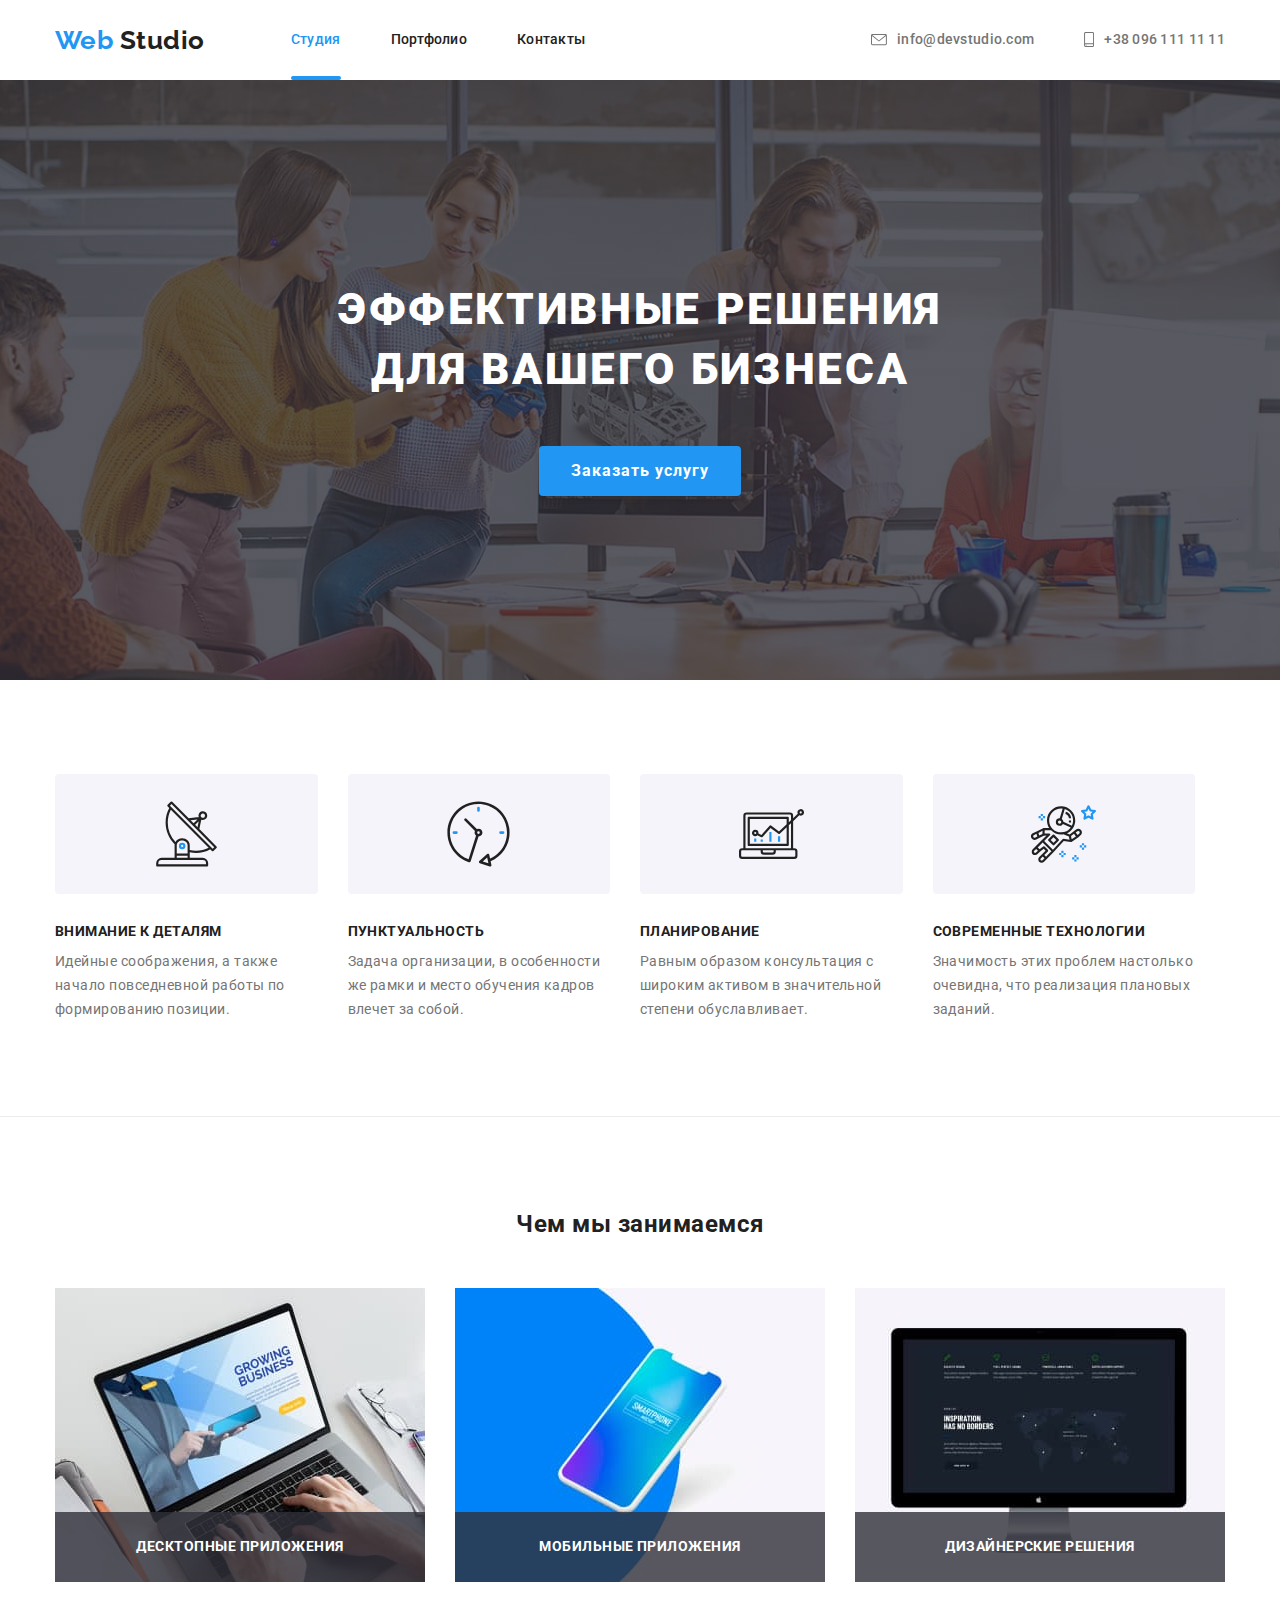
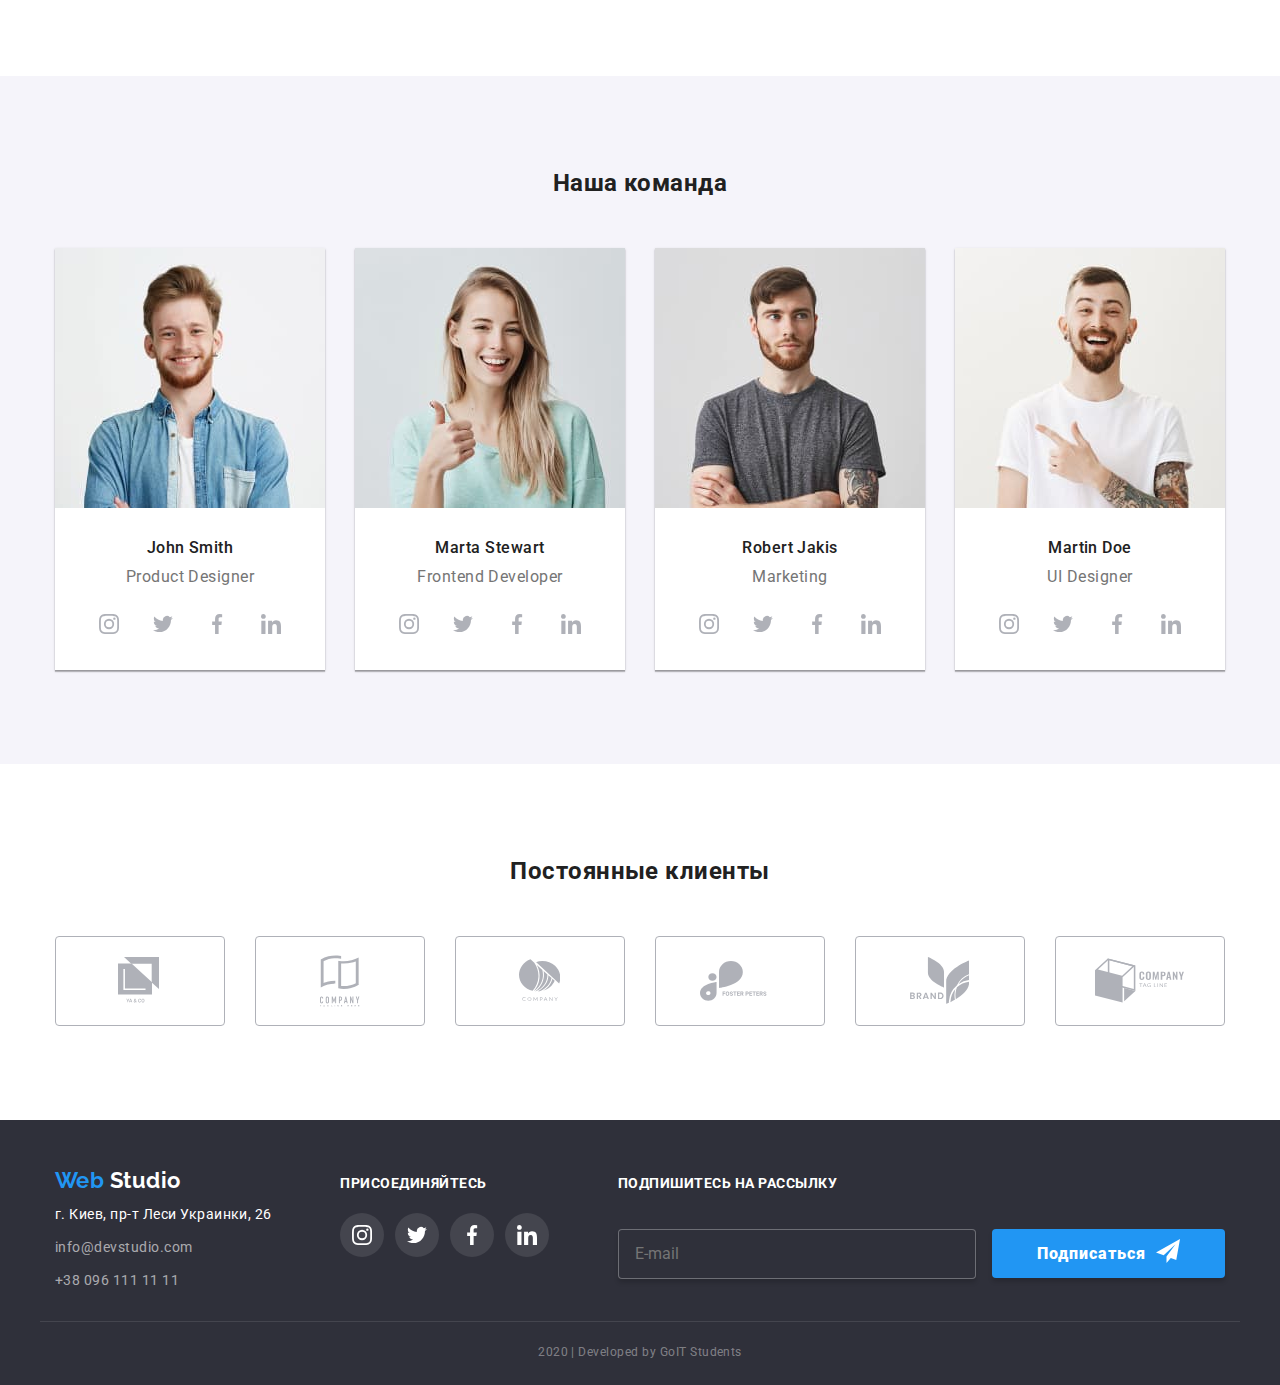
<file: index.html>
<!DOCTYPE html>
<html lang="ru">
  <head>
    <meta charset="UTF-8" />
    <meta name="viewport" content="width=device-width, initial-scale=1.0" />
    <title>Web Studio</title>
    <link
      href="https://fonts.googleapis.com/css2?family=Raleway:wght@700&family=Roboto:wght@400;500;700;900&display=swap"
      rel="stylesheet"
    />
    <link
      rel="stylesheet"
      href="https://cdnjs.cloudflare.com/ajax/libs/modern-normalize/0.6.0/modern-normalize.min.css"
    />
    <link rel="stylesheet" href="./css/common.css" />
    <link rel="stylesheet" href="./css/main.css" />
  </head>
  <body class="page-body">
    <!--Header-->
    <header>
      <div class="container header">
        <nav class="main-nav">
          <a href="./index.html" class="logo"
            >Web <span class="logo-word">Studio</span>
          </a>
          <ul class="site-nav list">
            <li class="item"><a href="" class="link current">Студия</a></li>
            <li class="item">
              <a href="./portfolio.html" class="link">Портфолио</a>
            </li>
            <li class="item"><a href="" class="link">Контакты</a></li>
          </ul>
        </nav>
        <address class="address-nav">
          <ul class="address-list list">
            <li class="item">
              <a
                href="mailto:info@devstudio.com"
                aria-label="email"
                class="link"
              >
                <svg class="email-icon">
                  <use href="./images/sprite.svg#icon-email"></use>
                </svg>

                info@devstudio.com
              </a>
            </li>
            <li class="item">
              <a
                href="tel:+380961111111"
                aria-label="phone-number"
                class="link"
              >
                <svg class="phone-icon">
                  <use href="./images/sprite.svg#icon-phone"></use>
                </svg>
                +38 096 111 11 11</a
              >
            </li>
          </ul>
        </address>
      </div>
    </header>
    <main>
      <!--"эффективные решения" section-->
      <section class="hero">
        <h1 class="hero-title">эффективные решения<br />для вашего бизнеса</h1>
        <button class="button" data-modal-open>Заказать услугу</button>
        <!-- <a href="" class="button" data-open-modal>Заказать услугу</a> -->
      </section>
      <!--Features section-->
      <section class="section features">
        <div class="container">
          <h2 class="section-title visualy-hidden">Преимущества</h2>
          <ul class="feature-list list">
            <li class="item icon-antenna">
              <div class="features-icon">
                <svg class="antenna-icon">
                  <use href="./images/sprite.svg#icon-antenna"></use>
                </svg>
              </div>

              <!-- <a href="" aria-label="antenna-logo">Antenna</a> -->
              <h3 class="title">Внимание к деталям</h3>
              <p class="features-text">
                Идейные соображения, а также начало повседневной работы по
                формированию позиции.
              </p>
            </li>
            <li class="item icon-clock">
              <div class="features-icon">
                <svg class="antenna-icon">
                  <use href="./images/sprite.svg#icon-clock"></use>
                </svg>
              </div>
              <!-- <a href="" aria-label="clock-logo">Clock</a> -->
              <h3 class="title">Пунктуальность</h3>
              <p class="features-text">
                Задача организации, в особенности же рамки и место обучения
                кадров влечет за собой.
              </p>
            </li>
            <li class="item icon-monitor">
              <div class="features-icon">
                <svg class="antenna-icon">
                  <use href="./images/sprite.svg#icon-monitor"></use>
                </svg>
              </div>
              <!-- <a href="" aria-label="monitor-logo">Monitor</a> -->
              <h3 class="title">Планирование</h3>
              <p class="features-text">
                Равным образом консультация с широким активом в значительной
                степени обуславливает.
              </p>
            </li>
            <li class="item icon-astronaut">
              <div class="features-icon">
                <svg class="antenna-icon">
                  <use href="./images/sprite.svg#icon-astronaut"></use>
                </svg>
              </div>
              <!-- <a href="" aria-label="astronaut-logo">Astronaut</a> -->
              <h3 class="title">Современные технологии</h3>
              <p class="features-text">
                Значимость этих проблем настолько очевидна, что реализация
                плановых заданий.
              </p>
            </li>
          </ul>
        </div>
      </section>
      <!--"Чем мы занимаемся" section-->
      <section class="section our-work">
        <div class="container">
          <h2 class="section-title">Чем мы занимаемся</h2>
          <ul class="work-list list">
            <li class="item">
              <div class="our-work-thumb">
                <img
                  src="./images/comp.jpg"
                  class="our-work-photo"
                  alt="ноутбук"
                  width="370"
                />
                <h3 class="title">Десктопные приложения</h3>
              </div>
            </li>
            <li class="item">
              <div class="our-work-thumb">
                <img
                  src="./images/mobile-phone.jpg"
                  class="our-work-photo"
                  alt="телефон"
                  width="370"
                />
                <h3 class="title">Мобильные приложения</h3>
              </div>
            </li>
            <li class="item">
              <div class="our-work-thumb">
                <img
                  src="./images/desktop-monitor.jpg"
                  class="our-work-photo"
                  alt="монитор"
                  width="370"
                />
                <h3 class="title">Дизайнерские решения</h3>
              </div>
            </li>
          </ul>
        </div>
      </section>
      <!--"Наша команда" section-->
      <section class="section team">
        <div class="container">
          <h2 class="section-title">Наша команда</h2>
          <ul class="team-list list">
            <li class="item">
              <img
                src="./images/our-team/john-smith.jpg"
                class="teammember-photo"
                alt="John Smith"
                width="270"
              />

              <h3 class="teammate">John Smith</h3>
              <p class="major">Product Designer</p>
              <ul class="list social-links">
                <li class="item-link">
                  <a
                    href=""
                    class="link social-link-icon"
                    aria-label="instagram-link"
                  >
                    <svg class="item-icon">
                      <use href="./images/sprite.svg#icon-instagram"></use>
                    </svg>
                  </a>
                </li>
                <li class="item-link">
                  <a
                    href=""
                    class="link social-link-icon"
                    aria-label="twitter-link"
                  >
                    <svg class="item-icon">
                      <use href="./images/sprite.svg#icon-twitter"></use>
                    </svg>
                  </a>
                </li>
                <li class="item-link">
                  <a
                    href=""
                    class="link social-link-icon"
                    aria-label="facebook-link"
                  >
                    <svg class="item-icon">
                      <use href="./images/sprite.svg#icon-facebook"></use>
                    </svg>
                  </a>
                </li>
                <li class="item-link">
                  <a
                    href=""
                    class="link social-link-icon"
                    aria-label="linkedin-link"
                  >
                    <svg class="item-icon">
                      <use href="./images/sprite.svg#icon-linkedin"></use>
                    </svg>
                  </a>
                </li>
              </ul>
            </li>
            <li class="item">
              <img
                src="./images/our-team/marta-stewart.jpg"
                class="teammember-photo"
                alt="Marta Stewart"
                width="270"
              />
              <h3 class="teammate">Marta Stewart</h3>
              <p class="major">Frontend Developer</p>
              <ul class="list social-links">
                <li class="item-link">
                  <a
                    href=""
                    class="link social-link-icon"
                    aria-label="instagram-link"
                  >
                    <svg class="item-icon">
                      <use href="./images/sprite.svg#icon-instagram"></use>
                    </svg>
                  </a>
                </li>
                <li class="item-link">
                  <a
                    href=""
                    class="link social-link-icon"
                    aria-label="twitter-link"
                  >
                    <svg class="item-icon">
                      <use href="./images/sprite.svg#icon-twitter"></use>
                    </svg>
                  </a>
                </li>
                <li class="item-link">
                  <a
                    href=""
                    class="link social-link-icon"
                    aria-label="facebook-link"
                  >
                    <svg class="item-icon">
                      <use href="./images/sprite.svg#icon-facebook"></use>
                    </svg>
                  </a>
                </li>
                <li class="item-link">
                  <a
                    href=""
                    class="link social-link-icon"
                    aria-label="linkedin-link"
                  >
                    <svg class="item-icon">
                      <use href="./images/sprite.svg#icon-linkedin"></use>
                    </svg>
                  </a>
                </li>
              </ul>
            </li>
            <li class="item">
              <img
                src="./images/our-team/robert-jakis.jpg"
                class="teammember-photo"
                alt="Robert Jakis"
                width="270"
              />
              <h3 class="teammate">Robert Jakis</h3>
              <p class="major">Marketing</p>
              <ul class="list social-links">
                <li class="item-link">
                  <a
                    href=""
                    class="link social-link-icon"
                    aria-label="instagram-link"
                  >
                    <svg class="item-icon">
                      <use href="./images/sprite.svg#icon-instagram"></use>
                    </svg>
                  </a>
                </li>
                <li class="item-link">
                  <a
                    href=""
                    class="link social-link-icon"
                    aria-label="twitter-link"
                  >
                    <svg class="item-icon">
                      <use href="./images/sprite.svg#icon-twitter"></use>
                    </svg>
                  </a>
                </li>
                <li class="item-link">
                  <a
                    href=""
                    class="link social-link-icon"
                    aria-label="facebook-link"
                  >
                    <svg class="item-icon">
                      <use href="./images/sprite.svg#icon-facebook"></use>
                    </svg>
                  </a>
                </li>
                <li class="item-link">
                  <a
                    href=""
                    class="link social-link-icon"
                    aria-label="linkedin-link"
                  >
                    <svg class="item-icon">
                      <use href="./images/sprite.svg#icon-linkedin"></use>
                    </svg>
                  </a>
                </li>
              </ul>
            </li>
            <li class="item">
              <img
                src="./images/our-team/martin-doe.jpg"
                class="teammember-photo"
                alt="Martin Doe"
                width="270"
              />
              <h3 class="teammate">Martin Doe</h3>
              <p class="major">UI Designer</p>
              <ul class="list social-links">
                <li class="item-link">
                  <a
                    href=""
                    class="link social-link-icon"
                    aria-label="instagram-link"
                  >
                    <svg class="item-icon">
                      <use href="./images/sprite.svg#icon-instagram"></use>
                    </svg>
                  </a>
                </li>
                <li class="item-link">
                  <a
                    href=""
                    class="link social-link-icon"
                    aria-label="twitter-link"
                  >
                    <svg class="item-icon">
                      <use href="./images/sprite.svg#icon-twitter"></use>
                    </svg>
                  </a>
                </li>
                <li class="item-link">
                  <a
                    href=""
                    class="link social-link-icon"
                    aria-label="facebook-link"
                  >
                    <svg class="item-icon">
                      <use href="./images/sprite.svg#icon-facebook"></use>
                    </svg>
                  </a>
                </li>
                <li class="item-link">
                  <a
                    href=""
                    class="link social-link-icon"
                    aria-label="linkedin-link"
                  >
                    <svg class="item-icon">
                      <use href="./images/sprite.svg#icon-linkedin"></use>
                    </svg>
                  </a>
                </li>
              </ul>
            </li>
          </ul>
        </div>
      </section>
      <!--"Постоянные клиенты" section-->
      <section class="section customers">
        <div class="container">
          <h2 class="section-title">Постоянные клиенты</h2>
          <ul class="list customers-list">
            <li class="item customer-logo-1">
              <a href="" aria-label="customer-logo-1" class="customer-logo">
                <svg class="customer-logo-icon-1">
                  <use href="./images/sprite.svg#icon-logo-1"></use>
                </svg>
              </a>
            </li>
            <li class="item customer-logo-2">
              <a href="" aria-label="customer-logo-2" class="customer-logo">
                <svg class="customer-logo-icon-2">
                  <use href="./images/sprite.svg#icon-logo-2"></use>
                </svg>
              </a>
            </li>
            <li class="item customer-logo-3">
              <a href="" aria-label="customer-logo-3" class="customer-logo">
                <svg class="customer-logo-icon-3">
                  <use href="./images/sprite.svg#icon-logo-3"></use>
                </svg>
              </a>
            </li>
            <li class="item customer-logo-4">
              <a href="" aria-label="customer-logo-4" class="customer-logo">
                <svg class="customer-logo-icon-4">
                  <use href="./images/sprite.svg#icon-logo-4"></use>
                </svg>
              </a>
            </li>
            <li class="item customer-logo-5">
              <a href="" aria-label="customer-logo-5" class="customer-logo">
                <svg class="customer-logo-icon-5">
                  <use href="./images/sprite.svg#icon-logo-5"></use>
                </svg>
              </a>
            </li>
            <li class="item customer-logo-6">
              <a href="" aria-label="customer-logo-6" class="customer-logo">
                <svg class="customer-logo-icon-6">
                  <use href="./images/sprite.svg#icon-logo-6"></use>
                </svg>
              </a>
            </li>
          </ul>
        </div>
      </section>
    </main>
    <!-- Footer -->
    <footer class="footer">
      <div class="container footer-flex">
        <div class="nav-flex">
          <nav>
            <a href="./index.html" class="logo-footer"
              >Web <span class="logo-word-footer">Studio</span></a
            >
          </nav>

          <address class="address-flex">
            <span class="footer-address">г. Киев, пр-т Леси Украинки, 26</span>
            <a href="mailto:info@devstudio.com" class="footer-contacts"
              >info@devstudio.com</a
            >
            <a href="tel:+380961111111" class="footer-contacts"
              >+38 096 111 11 11</a
            >
          </address>
        </div>
        <div class="join">
          <b class="call">присоединяйтесь</b>
          <ul class="list social-links">
            <li class="item footer-link">
              <a
                href=""
                class="link footer-social-link-icon"
                aria-label="Instagram link"
              >
                <svg class="item-icon">
                  <use href="./images/sprite.svg#icon-instagram"></use>
                </svg>
              </a>
            </li>
            <li class="item footer-link">
              <a
                href=""
                class="link footer-social-link-icon"
                aria-label="Twitter link"
              >
                <svg class="item-icon">
                  <use href="./images/sprite.svg#icon-twitter"></use>
                </svg>
              </a>
            </li>
            <li class="item footer-link">
              <a
                href=""
                class="link footer-social-link-icon"
                aria-label="Facebook link"
              >
                <svg class="item-icon">
                  <use href="./images/sprite.svg#icon-facebook"></use>
                </svg>
              </a>
            </li>
            <li class="item footer-link">
              <a
                href=""
                class="link footer-social-link-icon"
                aria-label="Linkedin link"
              >
                <svg class="item-icon">
                  <use href="./images/sprite.svg#icon-linkedin"></use>
                </svg>
              </a>
            </li>
          </ul>
        </div>
        <div class="subscribe">
          <form class="js-speaker-form">
            <!-- <b class="call">Подпишитесь на рассылку</b> -->
            <label for="email" class="call">Подпишитесь на рассылку </label>
            <input
              type="email"
              name="email"
              placeholder="E-mail"
              id="email"
              class="email-form-footer"
            />
            <button type="submit" class="button">
              Подписаться
              <svg class="button-icon">
                <use href="./images/sprite.svg#icon-button-icon"></use>
              </svg>
            </button>

            <!-- <a href="" class="button"
              >Подписаться
              <svg class="button-icon">
                <use href="./images/sprite.svg#icon-button-icon"></use>
              </svg>
            </a> -->
          </form>
        </div>
      </div>

      <p class="container copyright">2020 | Developed by GoIT Students</p>
    </footer>
    <!-- Modal -->
    <div class="backdrop is-hidden" data-modal>
      <div class="modal">
        <form class="form js-speaker-form">
          <b class="form-title">Оставьте свои данные, мы вам перезвоним</b>

          <!-- <div class="form-field">
            <input
              id="name"
              class="form-input"
              type="text"
              name="name"
              placeholder=" "
            />
            <label for="name" class="form-lable form-field">Имя </label>
            <svg class="icon">
              <use href="./images/sprite.svg#icon-name-form"></use>
            </svg>
          </div> -->

          <label class="form-field">
            <input class="form-input" type="text" name="name" placeholder=" " />
            <span class="form-lable">Имя</span>
            <svg class="icon">
              <use href="./images/sprite.svg#icon-name-form"></use>
            </svg>
          </label>

          <!-- <div class="form-field">
            <input
              class="form-input"
              type="tel"
              name="tel"
              id="tel"
              placeholder=" "
            />
            <label for="tel" class="form-lable">Телефон</label>
            <svg class="icon">
              <use href="./images/sprite.svg#icon-phone-form"></use>
            </svg>
          </div> -->
          <label class="form-field">
            <input class="form-input" type="text" name="name" placeholder=" " />
            <span class="form-lable">Телефон</span>
            <svg class="icon">
              <use href="./images/sprite.svg#icon-phone-form"></use>
            </svg>
          </label>

          <!-- <div class="form-field">
            <input
              class="form-input"
              type="email"
              name="email"
              id="email-form"
              placeholder=" "
            />
            <label for="email" class="form-lable">Почта</label>
            <svg class="icon form-icon-mail">
              <use href="./images/sprite.svg#icon-mail-form"></use>
            </svg>
          </div> -->

          <label class="form-field">
            <input class="form-input" type="text" name="name" placeholder=" " />
            <span class="form-lable">Почта</span>
            <svg class="icon">
              <use href="./images/sprite.svg#icon-mail-form"></use>
            </svg>
          </label>
          <!-- <div class="form-field">
            <textarea
              class="comment form-input"
              name="comment"
              id="comment"
              rows="10"
              placeholder=" "
            ></textarea>
            <label for="comment" class="comment-lable form-lable"
              >Комментарий</label
            >
          </div> -->

          <label class="form-field">
            <textarea
              class="comment form-input"
              name="comment"
              rows="10"
              placeholder=" "
            ></textarea>
            <span class="comment-lable form-lable">Комментарий</span>
          </label>

          <!-- <div class="policy">
            <input
              class="checkbox"
              type="checkbox"
              name="checkbox"
              value="policy"
              id="checkbox"
            />
            <label for="checkbox">Соглашаюсь с рассылкой и принимаю</label>
            <a href="" class="conditions">Условия договора</a>
          </div> -->

          <label class="policy">
            <input
              class="checkbox visualy-hidden"
              type="checkbox"
              name="checkbox"
              value="policy"
            />
            <span class="checkbox-icon"></span>
            <span>Соглашаюсь с рассылкой и принимаю
              <a href="" class="conditions">Условия договора</a>
            </span>
            
          </label>

          <div class="modal-button">
            <button class="close-button" data-modal-close>
              <svg class="close-icon">
                <use href="./images/sprite.svg#icon-close-button"></use>
              </svg>
            </button>
            <button type="submit" class="button">Отправить</button>
          </div>
        </form>
      </div>
    </div>

    <script>
      (() => {
        document
          .querySelector('.js-speaker-form')
          .addEventListener('submit', e => {
            e.preventDefault();

            new FormData(e.currentTarget).forEach((value, name) =>
              console.log(`${name}: ${value}`),
            );

            e.currentTarget.reset();
          });
      })();
    </script>
    <script src="./js/modal.js"></script>
  </body>
</html>
</file>
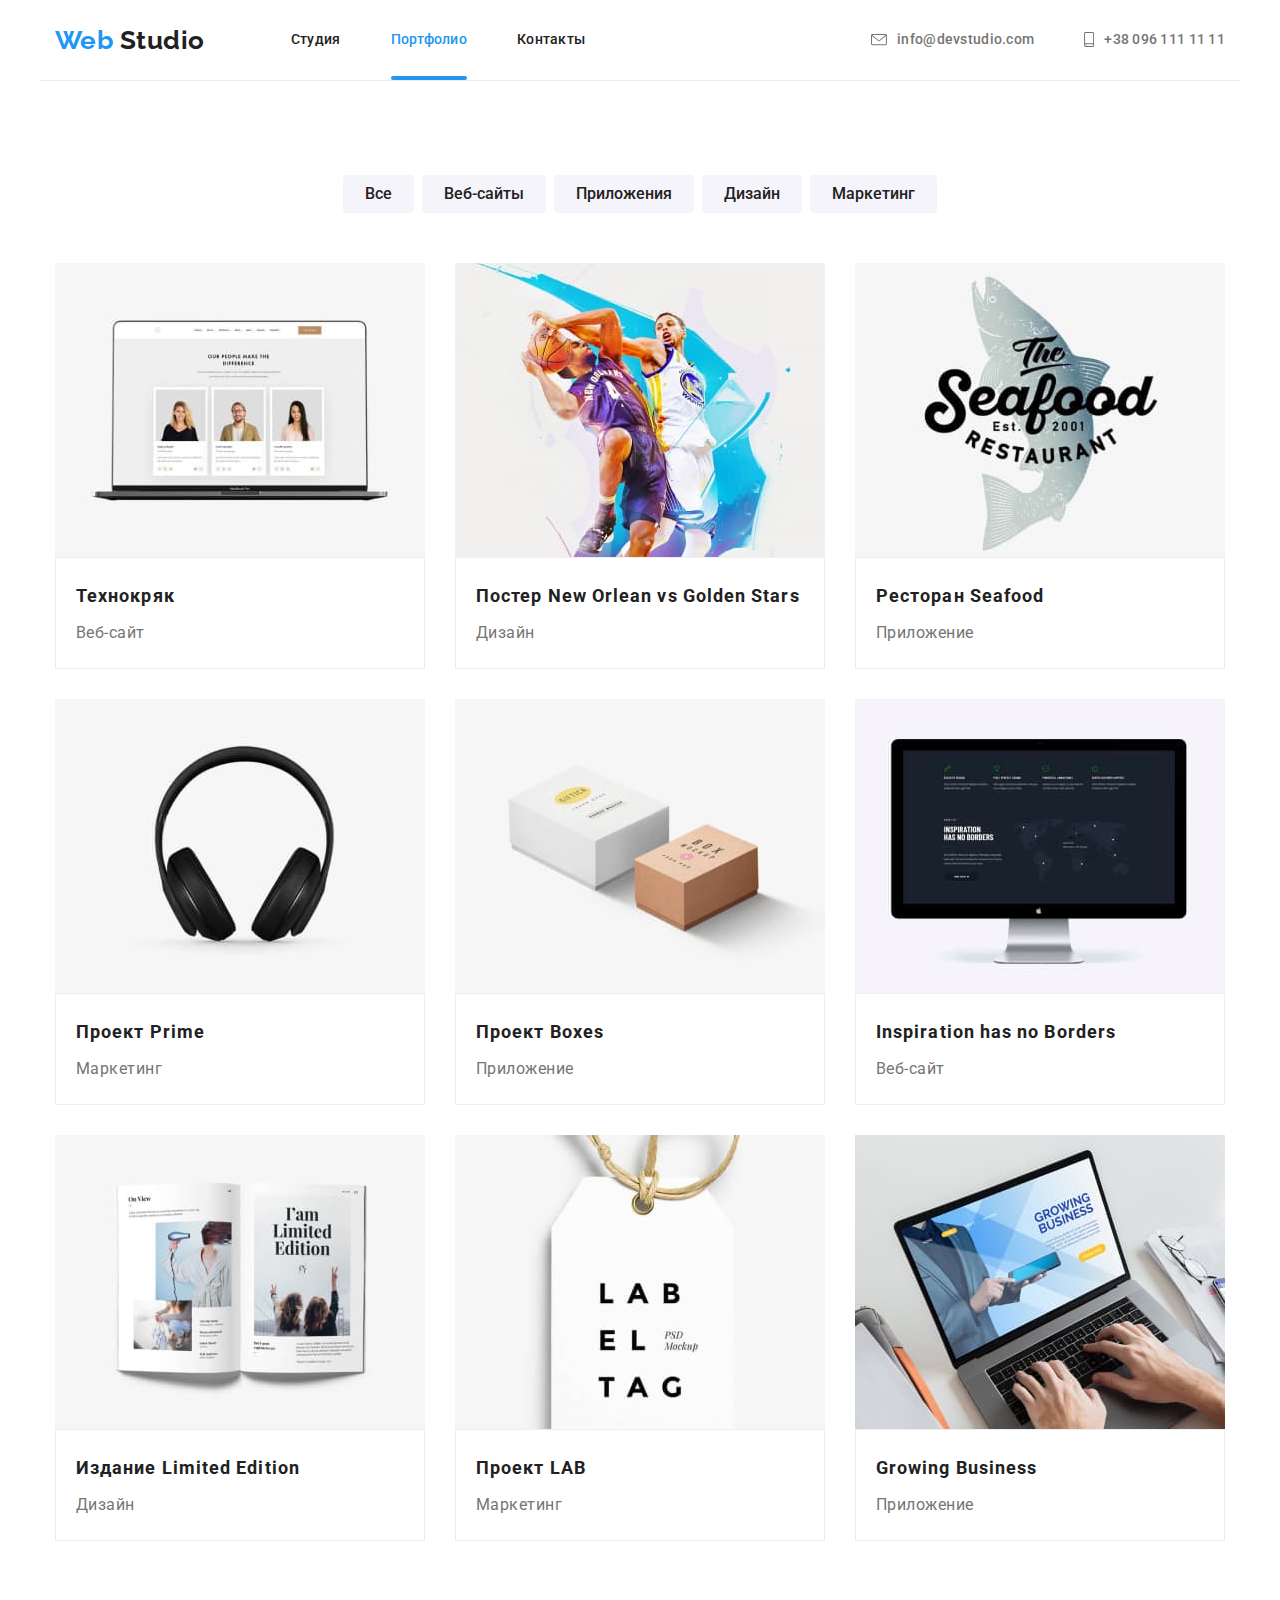
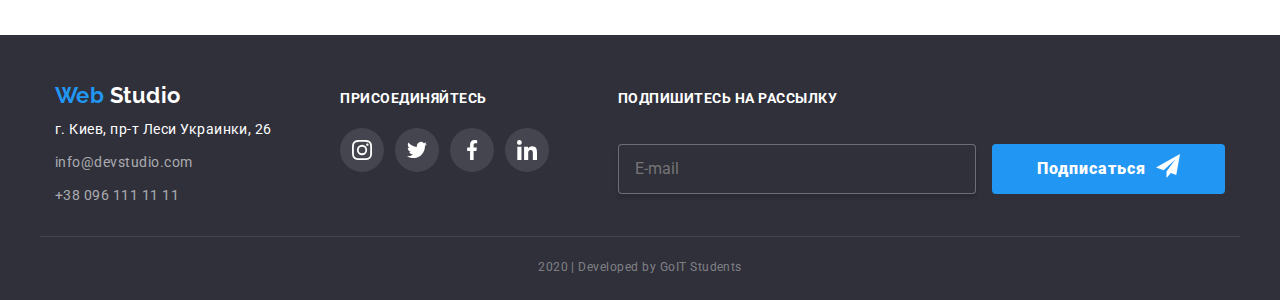
<file: portfolio.html>
<!DOCTYPE html>
<html lang="ru">
  <head>
    <meta charset="UTF-8" />
    <meta name="viewport" content="width=device-width, initial-scale=1.0" />
    <title>Web Studio</title>
    <link
      href="https://fonts.googleapis.com/css2?family=Raleway:wght@700&family=Roboto:wght@400;500;700;900&display=swap"
      rel="stylesheet"
    />
    <link
      rel="stylesheet"
      href="https://cdnjs.cloudflare.com/ajax/libs/modern-normalize/0.6.0/modern-normalize.min.css"
    />
    <link rel="stylesheet" href="./css/common.css" />
    <link rel="stylesheet" href="./css/portfolio.css" />
  </head>
  <body class="page-body">
    <!--Header-->
    <header>
      <div class="container header">
        <nav class="main-nav">
          <a href="./index.html" class="logo"
            >Web <span class="logo-word">Studio</span>
          </a>
          <ul class="site-nav list">
            <li class="item"><a href="./index.html" class="link">Студия</a></li>
            <li class="item">
              <a href="./portfolio.html" class="link current">Портфолио</a>
            </li>
            <li class="item"><a href="" class="link">Контакты</a></li>
          </ul>
        </nav>
        <address class="address-nav">
          <ul class="address-list list">
            <li class="item">
              <a
                href="mailto:info@devstudio.com"
                aria-label="email"
                class="link"
              >
                <svg class="email-icon">
                  <use href="./images/sprite.svg#icon-email"></use>
                </svg>
                info@devstudio.com
              </a>
            </li>
            <li class="item">
              <a
                href="tel:+380961111111"
                aria-label="phone-number"
                class="link"
              >
                <svg class="phone-icon">
                  <use href="./images/sprite.svg#icon-phone"></use>
                </svg>
                +38 096 111 11 11</a
              >
            </li>
          </ul>
        </address>
      </div>
    </header>
    <main>
      <!-- Portfolio section -->
      <section class="section portfolio">
        <div class="container">
          <h1 class="portfolio-title visualy-hidden">Портфолио</h1>
          <ul class="portfolio-nav list">
            <li class="item">
              <button type="button" class="button">Все</button>
            </li>
            <li class="item">
              <button type="button" class="button">Веб-сайты</button>
            </li>
            <li class="item">
              <button type="button" class="button">Приложения</button>
            </li>
            <li class="item">
              <button type="button" class="button">Дизайн</button>
            </li>
            <li class="item">
              <button type="button" class="button">Маркетинг</button>
            </li>
          </ul>
          <ul class="examples list">
            <li class="item">
              <a href="" class="link examples-link">
                <div class="product-thumb">
                  <img
                    src="./images/portfolio/laptop.jpg"
                    class="example-photo"
                    alt="Ноутбук"
                    width="370"
                  />

                  <p class="description">
                    Технокряк это современная площадка распространения
                    коронавируса. Компании используют эту платформу для
                    цифрового шпионажа и атак на защищённые сервера конкурентов.
                  </p>
                </div>
                <div class="card-content">
                  <h2 class="title">Технокряк</h2>
                  <p class="type">Веб-сайт</p>
                </div>
              </a>
            </li>
            <li class="item">
              <a href="" class="link examples-link">
                <div class="product-thumb">
                  <img
                    src="./images/portfolio/basketball.jpg"
                    class="example-photo"
                    alt="Баскетболисти"
                    width="370"
                  />
                  <p class="description">
                    Технокряк это современная площадка распространения
                    коронавируса. Компании используют эту платформу для
                    цифрового шпионажа и атак на защищённые сервера конкурентов.
                  </p>
                </div>
                <div class="card-content">
                  <h2 class="title">Постер New Orlean vs Golden Stars</h2>
                  <p class="type">Дизайн</p>
                </div>
              </a>
            </li>
            <li class="item">
              <a href="" class="link examples-link">
                <div class="product-thumb">
                  <img
                    src="./images/portfolio/seafood.jpg"
                    class="example-photo"
                    alt="Название ресторана"
                    width="370"
                  />
                  <p class="description">
                    Технокряк это современная площадка распространения
                    коронавируса. Компании используют эту платформу для
                    цифрового шпионажа и атак на защищённые сервера конкурентов.
                  </p>
                </div>
                <div class="card-content">
                  <h2 class="title">Ресторан Seafood</h2>
                  <p class="type">Приложение</p>
                </div>
              </a>
            </li>
            <li class="item">
              <a href="" class="link examples-link">
                <div class="product-thumb">
                  <img
                    src="./images/portfolio/headphones.jpg"
                    class="example-photo"
                    alt="Наушники"
                    width="370"
                  />
                  <p class="description">
                    Технокряк это современная площадка распространения
                    коронавируса. Компании используют эту платформу для
                    цифрового шпионажа и атак на защищённые сервера конкурентов.
                  </p>
                </div>
                <div class="card-content">
                  <h2 class="title">Проект Prime</h2>
                  <p class="type">Маркетинг</p>
                </div>
              </a>
            </li>
            <li class="item">
              <a href="" class="link examples-link">
                <div class="product-thumb">
                  <img
                    src="./images/portfolio/boxes.jpg"
                    class="example-photo"
                    alt="Коробки"
                    width="370"
                  />
                  <p class="description">
                    Технокряк это современная площадка распространения
                    коронавируса. Компании используют эту платформу для
                    цифрового шпионажа и атак на защищённые сервера конкурентов.
                  </p>
                </div>
                <div class="card-content">
                  <h2 class="title">Проект Boxes</h2>
                  <p class="type">Приложение</p>
                </div>
              </a>
            </li>
            <li class="item">
              <a href="" class="link examples-link">
                <div class="product-thumb">
                  <img
                    src="./images/portfolio/monitor.jpg"
                    class="example-photo"
                    alt="Монитор"
                    width="370"
                  />
                  <p class="description">
                    Технокряк это современная площадка распространения
                    коронавируса. Компании используют эту платформу для
                    цифрового шпионажа и атак на защищённые сервера конкурентов.
                  </p>
                </div>
                <div class="card-content">
                  <h2 class="title">Inspiration has no Borders</h2>
                  <p class="type">Веб-сайт</p>
                </div>
              </a>
            </li>
            <li class="item">
              <a href="" class="link examples-link">
                <div class="product-thumb">
                  <img
                    src="./images/portfolio/book.jpg"
                    class="example-photo"
                    alt="Книга"
                    width="370"
                  />
                  <p class="description">
                    Технокряк это современная площадка распространения
                    коронавируса. Компании используют эту платформу для
                    цифрового шпионажа и атак на защищённые сервера конкурентов.
                  </p>
                </div>
                <div class="card-content">
                  <h2 class="title">Издание Limited Edition</h2>
                  <p class="type">Дизайн</p>
                </div>
              </a>
            </li>
            <li class="item">
              <a href="" class="link examples-link">
                <div class="product-thumb">
                  <img
                    src="./images/portfolio/lab.jpg"
                    class="example-photo"
                    alt="Бирка"
                    width="370"
                  />
                  <p class="description">
                    Технокряк это современная площадка распространения
                    коронавируса. Компании используют эту платформу для
                    цифрового шпионажа и атак на защищённые сервера конкурентов.
                  </p>
                </div>
                <div class="card-content">
                  <h2 class="title">Проект LAB</h2>
                  <p class="type">Маркетинг</p>
                </div>
              </a>
            </li>
            <li class="item">
              <a href="" class="link examples-link">
                <div class="product-thumb">
                  <img
                    src="./images/portfolio/laptop-2.jpg"
                    class="example-photo"
                    alt="Ноутбук"
                    width="370"
                  />
                  <p class="description">
                    Технокряк это современная площадка распространения
                    коронавируса. Компании используют эту платформу для
                    цифрового шпионажа и атак на защищённые сервера конкурентов.
                  </p>
                </div>
                <div class="card-content">
                  <h2 class="title">Growing Business</h2>
                  <p class="type">Приложение</p>
                </div>
              </a>
            </li>
          </ul>
        </div>
      </section>
    </main>
    <!-- Footer -->
    <footer class="footer">
      <div class="container footer-flex">
        <div class="nav-flex">
          <nav>
            <a href="./index.html" class="logo-footer"
              >Web <span class="logo-word-footer">Studio</span></a
            >
          </nav>

          <address class="address-flex">
            <span class="footer-address">г. Киев, пр-т Леси Украинки, 26</span>
            <a href="mailto:info@devstudio.com" class="footer-contacts"
              >info@devstudio.com</a
            >
            <a href="tel:+380961111111" class="footer-contacts"
              >+38 096 111 11 11</a
            >
          </address>
        </div>
        <div class="join">
          <b class="call">присоединяйтесь</b>
          <ul class="list social-links">
            <li class="item footer-link">
              <a
                href=""
                class="link footer-social-link-icon"
                aria-label="Instagram link"
              >
                <svg class="item-icon">
                  <use href="./images/sprite.svg#icon-instagram"></use>
                </svg>
              </a>
            </li>
            <li class="item footer-link">
              <a
                href=""
                class="link footer-social-link-icon"
                aria-label="Twitter link"
              >
                <svg class="item-icon">
                  <use href="./images/sprite.svg#icon-twitter"></use>
                </svg>
              </a>
            </li>
            <li class="item footer-link">
              <a
                href=""
                class="link footer-social-link-icon"
                aria-label="Facebook link"
              >
                <svg class="item-icon">
                  <use href="./images/sprite.svg#icon-facebook"></use>
                </svg>
              </a>
            </li>
            <li class="item footer-link">
              <a
                href=""
                class="link footer-social-link-icon"
                aria-label="Linkedin link"
              >
                <svg class="item-icon">
                  <use href="./images/sprite.svg#icon-linkedin"></use>
                </svg>
              </a>
            </li>
          </ul>
        </div>
        <div class="subscribe">
          <form class="js-speaker-form">
            <!-- <b class="call">Подпишитесь на рассылку</b> -->
            <label for="email" class="call">Подпишитесь на рассылку </label>
            <input
              type="email"
              name="email"
              placeholder="E-mail"
              id="email"
              class="email-form-footer"
            />
            <button type="submit" class="button">
              Подписаться
              <svg class="button-icon">
                <use href="./images/sprite.svg#icon-button-icon"></use>
              </svg>
            </button>

            <!-- <a href="" class="button"
              >Подписаться
              <svg class="button-icon">
                <use href="./images/sprite.svg#icon-button-icon"></use>
              </svg>
            </a> -->
          </form>
        </div>
      </div>

      <p class="container copyright">2020 | Developed by GoIT Students</p>
    </footer>
  </body>
</html>
</file>
<file: css/common.css>
:root {
  --primary-text-color: #212121;
  --secondary-text-color: #757575;
  --accent-color: #2196f3;
  --secondary-background-color: #f5f4fa;
  --third-color: #ffffff;
  --third-background-color: #2f303a;
  --contacts-footer-color: rgba(255, 255, 255, 0.6);
  --footer-year-color: rgba(255, 255, 255, 0.4);
  --svg-color: #afb1b8;
}
img {
  display: block;
  max-width: 100%;
  height: auto;
}
.visualy-hidden{
  position: absolute;
  width: 1px;
  height: 1px;
  margin: -1px;
  border: 0;
  padding: 0;
  clip: rect(0 0 0 0);
  overflow: hidden;
}
/* Body */
.page-body {
  background-color: var(--third-color);
  color: var(--primary-text-color);

  font-family: Roboto, sans-serif;
  letter-spacing: 0.03em;
}

.list {
  list-style: none;
  padding: 0;
  margin: 0;
}
.container {
  width: 1200px;
  padding-left: 15px;
  padding-right: 15px;
  margin-left: auto;
  margin-right: auto;

  /* outline: 2px solid tomato; */
}

.section {
  padding-top: 94px;
  padding-bottom: 94px;
}

/* Logo */
.logo {
  margin-left: auto;
  margin-right: 86px;

  color: var(--accent-color);

  text-decoration: none;
  font-family: Raleway, sans-serif;
  font-weight: 700;
  font-size: 26px;
  line-height: 1.19;
}
.logo-word {
  color: var(--primary-text-color);
}
/* Main-nav */

.header {
  display: flex;
  align-items: center;
}

.main-nav {
  display: flex;
  align-items: center;
}

/* Address nav */
.address-nav {
  margin-left: auto;
}

/* Site nav */
.site-nav {
  display: flex;
}

/* .site-nav .item:not(:last-child) {
  margin-right: 50px;
} */

.site-nav .item + .item {
  margin-left: 50px;
}

.site-nav .link {
  position: relative;
  display: block;
  padding-top: 32px;
  padding-bottom: 32px;

  color: var(--primary-text-color);

  text-decoration: none;
  font-weight: 500;
  font-size: 14px;
  line-height: 1.14;
  letter-spacing: 0.02em;

  transition: color 250ms cubic-bezier(0.4, 0, 0.2, 1);
}
.site-nav .link:focus,
.site-nav .link:hover {
  color: var(--accent-color);
}
.site-nav .link.current {
  color: var(--accent-color);
}

.site-nav .current::before {
  position: absolute;
  content: '';
  display: block;
  width: 100%;
  height: 4px;
  bottom: 0;
  border-radius: 2px;
  background-color: var(--accent-color);
}

/* Address */
.address-list {
  display: flex;
}

/* .address-list > .item::before {
  content: ' 1';
  background-size: 16px 12px;
  background-color: teal;
  background-image: url(../images/phone.svg);
  background-repeat: no-repeat;
  background-position: center;
} */

.address-list .item + .item {
  display: block;
  margin-left: 50px;
}

.address-list .link {
  display: flex;
  align-items: center;

  color: var(--secondary-text-color);

  text-decoration: none;
  font-style: normal;
  font-weight: 500;
  font-size: 14px;
  line-height: 1.14;
  letter-spacing: 0.02em;

  transition: color 250ms cubic-bezier(0.4, 0, 0.2, 1);
}

.address-list .link:hover,
.address-list .link:focus {
  color: var(--accent-color);
}

.address-list .email-icon {
  width: 16px;
  height: 12px;
  margin-right: 10px;
  fill: currentColor;
}

.address-list .phone-icon {
  width: 10px;
  height: 15px;
  margin-right: 10px;
  fill: currentColor;
}

/* .address-list .email-icon:focus,
.address-list .email-icon:hover {
  fill: var(--accent-color);
}

.address-list .phone-icon:focus,
.address-list .phone-icon:hover {
  fill: var(--accent-color);
} */

/* .address-list .email-icon::before {
  content: '';
  display: inline-flex;

  width: 16px;
  height: 12px;
  margin-right: 10px;
  background-image: url(../images/email.svg);
  background-size: contain;
  background-repeat: no-repeat;
} */

/* .address-list .phone-icon::before {
  content: '';
  display: inline-flex;

  width: 10px;
  height: 15px;
  margin-right: 10px;
  background-image: url(..//images/phone.svg);
  background-size: contain;
  background-repeat: no-repeat;
} */

/* Footer */
.footer {
  background-color: var(--third-background-color);
}
.footer-flex {
  padding-top: 48px;
  display: flex;
  align-items: baseline;
  justify-content: space-between;
}

.footer .logo-footer {
  color: var(--accent-color);

  text-decoration: none;
  font-family: Raleway, sans-serif;
  font-weight: 700;
  font-size: 22px;
  line-height: 1.17;
}
.logo-word-footer {
  color: var(--third-color);
}
.footer .nav-flex {
  display: flex;
  flex-direction: column;
}
.address-flex {
  display: flex;
  padding-bottom: 28px;
  flex-direction: column;
}

.footer .join {
  display: flex;
  flex-direction: column;
}
.footer .social-links {
  display: flex;
  padding-top: 21px;
}
.social-links .item + .item {
  margin-left: 11px;
}

.footer-social-link-icon {
  display: flex;
  justify-content: center;
  width: 44px;
  height: 44px;
  background-color: rgba(255, 255, 255, 0.1);
  border-radius: 50%;

  align-items: center;
  fill: var(--third-color);

  transition: background-color 250ms cubic-bezier(0.4, 0, 0.2, 1);
}
.item-icon {
  width: 20px;
  height: 20px;
}
.footer-social-link-icon:focus,
.footer-social-link-icon:hover {
  background-color: var(--accent-color);
}

.footer .subscribe {
  display: flex;
}
.footer-address {
  padding-top: 10px;
  color: var(--third-color);

  font-style: normal;
  font-size: 14px;
  line-height: 1.71;
}
.footer-contacts {
  padding-top: 9px;
  color: var(--contacts-footer-color);

  font-style: normal;
  text-decoration: none;
  font-size: 14px;
  line-height: 1.71;
}
.footer .call {
  color: var(--third-color);

  display: block;

  font-weight: 700;
  font-size: 14px;
  line-height: 1.14;
  text-transform: uppercase;
}

.copyright {
  margin-top: 0;
  margin-bottom: 0;
  padding-top: 18px;
  padding-bottom: 21px;
  border-top: 1px solid rgba(255, 255, 255, 0.1);

  color: var(--footer-year-color);

  font-size: 12px;
  line-height: 2;
  text-align: center;
}
/* Button */
/* .footer-button {
  color: var(--third-color);
  background-color: var(--accent-color);

  font-family: inherit;
  font-weight: 900;
  font-size: 16px;
  line-height: 1.88;
  letter-spacing: 0.06em;
} */
.footer .button {
  display: inline-flex;
  margin-top: 37px;

  color: var(--third-color);
  background-color: var(--accent-color);

  border: none;
  border-radius: 4px;
  padding: 10px 45px;
  min-width: 200px;

  text-decoration: none;
  font-weight: 900;
  font-size: 16px;
  line-height: 1.87;
  letter-spacing: 0.06em;
  cursor: pointer;
}

.button-icon {
  width: 24px;
  height: 24px;
  margin-left: 10px;
}

/* .footer .button::after {
  content: '';
  width: 24px;
  height: 24px;
  margin-left: 10px;
  background-image: url(../images/button-icon.svg);
  background-size: contain;
} */

/* .footer-link .link {
  display: inline-block;
  width: 44px;
  height: 44px;
  background-color: rgba(255, 255, 255, 0.1);
  border-radius: 50%;
  background-size: 20px;
  background-repeat: no-repeat;
  background-position: center;
} */
/* .link.instagram {
  background-image: url(../images/footer-links/instagram.svg);
}
.link.twitter {
  background-image: url(../images/footer-links/twitter.svg);
}
.link.facebook {
  background-image: url(../images/footer-links/facebook.svg);
}
.link.linkedin {
  background-image: url(../images/footer-links/linkedin.svg);
}

.footer-link .link:focus,
.footer-link .link:hover {
  background-color: var(--accent-color);
} */

/* Footer form */
.email-form-footer {
  min-width: 358px;

  padding-left: 16px;
  padding-top: 15px;
  padding-bottom: 15px;
  /* height: 50px; */
  /* padding: 18px 12px; */
  border: 1px solid rgba(255, 255, 255, 0.3);
  border-radius: 4px;

  box-shadow: 0px 4px 4px rgba(0, 0, 0, 0.15);

  background-color: var(--third-background-color);
  color: rgba(255, 255, 255, 0.6);
  margin-right: 12px;
}
</file>
<file: css/main.css>
/* колір основного тектсу #212121 */
/* вторинний колір тексту #757575 */
/* білий #FFFFFF */
/* акцент #2196F3 */
/* адреса (футер) rgba(255, 255, 255, 0.6) */
/* рік (футер) rgba(255, 255, 255, 0.4) */
/* вторичний колір фону #F5F4FA */
/* колір фону футера #2F303A */

/* hero */

.hero {
  /* outline: 2px solid tomato; */
  max-width: 1600px;
  height: 600px;
  margin-left: auto;
  margin-right: auto;
  text-align: center;
  background-image: linear-gradient(
      rgba(47, 48, 58, 0.8),
      rgba(47, 48, 58, 0.8)
    ),
    url(../images/hero-img.jpg);
  background-size: cover;
  background-repeat: no-repeat;
  background-position: center;
  background-color: #000000;
}
.hero .hero-title {
  margin-top: 0;
  margin-bottom: 46px;
  padding-top: 200px;

  color: var(--third-color);

  font-weight: 900;
  font-size: 44px;
  line-height: 1.36;
  letter-spacing: 0.06em;
  text-transform: uppercase;
}
.button {
  display: inline-block;
  color: var(--third-color);
  background-color: var(--accent-color);

  border-radius: 4px;
  padding: 10px 32px;
  min-width: 200px;
  box-shadow: 0px 4px 4px rgba(0, 0, 0, 0.15);
  border: none;
  cursor: pointer;

  text-decoration: none;
  text-align: center;
  font-weight: 700;
  font-size: 16px;
  line-height: 1.87;
  letter-spacing: 0.06em;
}
/* section */
.features .section-title {
  margin-bottom: 0;
  margin-top: 0;
  color: var(--primary-text-color);

  font-weight: 700;
  font-size: 36px;
  line-height: 1.16;
  text-align: center;
}
/* Features */

.feature-list .title {
  color: var(--primary-text-color);

  margin-top: 30px;
  margin-bottom: 0;

  font-weight: 700;
  font-size: 14px;
  line-height: 1.14;
  text-transform: uppercase;
}

.features .feature-list {
  display: flex;
}

.features .item {
  width: calc((100% - 90px) / 4);
  margin-right: 30px;
}

/* .features .item::before {
  content: '';
  display: block;
  height: 120px;
  border-radius: 4px;
  background-color: var(--secondary-background-color);
  background-repeat: no-repeat;
  background-position: center;
} */

.features-icon {
  display: flex;
  justify-content: center;
  align-items: center;
  height: 120px;
  border-radius: 4px;
  background-color: var(--secondary-background-color);
}

.antenna-icon {
  width: 65px;
  height: 70px;
  /* background-color: #ccc; */
}

/* .item.icon-antenna::before {
  background-image: url(../images/antenna.svg);
} */

/* .item.icon-clock::before {
  background-image: url(../images/clock.svg);
}

.item.icon-monitor::before {
  background-image: url(../images/monitor.svg);
}

.item.icon-astronaut::before {
  background-image: url(../images/astronaut.svg);
}

.features .item:nth-child(4n) {
  margin-right: 0;
} */

.feature-list .features-text {
  color: var(--secondary-text-color);

  margin-top: 10px;
  margin-bottom: 0;
  font-size: 14px;
  line-height: 1.71;
}
/* Work */

.our-work {
  border-top: 1px solid #ececec;
}
.our-work .section-title {
  text-align: center;
  margin-top: 0;
  margin-bottom: 0;
}

.work-list {
  margin-top: 50px;
}
.our-work .work-list {
  display: flex;
  justify-content: center;
}
.work-list .item {
  width: calc((100% - 60px) / 3);
  margin-right: 30px;
}
.work-list .item:nth-child(3n) {
  margin-right: 0;
}

.our-work-thumb {
  position: relative;
}

.work-list .title {
  position: absolute;
  bottom: 0;
  right: 0;

  color: var(--third-color);
  background-color: rgba(47, 48, 58, 0.8);

  margin-top: 0;
  margin-bottom: 0;
  padding: 27px 80px;
  height: 70px;
  width: 100%;

  font-weight: 700;
  font-size: 14px;
  line-height: 1.14;
  text-align: center;
  text-transform: uppercase;
}
/* Our team */

.team {
  background-color: var(--secondary-background-color);
}
.team .section-title {
  text-align: center;
  margin-top: 0;
  margin-bottom: 0;
}
.team-list {
  display: flex;
  margin-top: 50px;
  margin-left: auto;
  margin-right: auto;
}
.team-list .item {
  width: calc((100% - 90px) / 4);
  margin-right: 30px;
}

.team-list .item:nth-child(4n) {
  margin-right: 0;
}
.team-list .item:nth-last-child(-n + 4) {
  margin-bottom: 0;
  padding-bottom: 24px;

  background-color: var(--third-color);
  box-shadow: 0px 2px 1px rgba(0, 0, 0, 0.2), 0px 1px 1px rgba(0, 0, 0, 0.14),
    0px 1px 3px rgba(0, 0, 0, 0.12);
}

.item .social-links {
  display: flex;
  justify-content: center;
  margin-top: 16px;
}

.social-link-icon {
  display: flex;
  justify-content: center;
  align-items: center;
  width: 44px;
  height: 44px;
  border-radius: 50%;
  fill: var(--svg-color);

  transition: background-color 250ms cubic-bezier(0.4, 0, 0.2, 1),
    fill 250ms cubic-bezier(0.4, 0, 0.2, 1);
}

/* Social-network-icon */
.item-icon {
  width: 20px;
  height: 20px;
}

.social-links .item-link + .item-link {
  margin-left: 10px;
}

.social-link-icon:hover,
.social-link-icon:focus {
  background-color: var(--accent-color);

  fill: var(--third-color);
}

/* .item-link .link {
  display: inline-block;
  width: 20px;
  height: 20px;
  background-repeat: no-repeat;
  background-position: center;
} */

/* .item-link .instagram {
  background-image: url(../images/social-links/instagram.svg);
}

.item-link .twitter {
  background-image: url(../images/social-links/twitter.svg);
}

.item-link .facebook {
  background-image: url(../images/social-links/facebook.svg);
}
.item-link .linkedin {
  background-image: url(../images/social-links/linkedin.svg);
} */

.team-list .teammate {
  margin-bottom: 0;
  margin-top: 30px;
  text-align: center;

  color: var(--primary-text-color);

  font-weight: 500;
  font-size: 16px;
  line-height: 1.19;
}
.team-list .major {
  margin-bottom: 0;
  margin-top: 10px;
  text-align: center;

  color: var(--secondary-text-color);

  font-size: 16px;
  line-height: 1.19;
}
/*Customers */
.customers .section-title {
  margin-top: 0;
  margin-bottom: 0;
  text-align: center;
}
.customers .customers-list {
  display: flex;
  margin-top: 50px;
}
.customers-list .item {
  width: calc((100% - 150px) / 6);
  margin-right: 30px;
}

/* Customers-logo */

.customer-logo {
  display: flex;
  justify-content: center;
  align-items: center;
  width: 170px;
  height: 90px;
  border: 1px solid var(--svg-color);
  border-radius: 4px;
  fill: var(--svg-color);

  transition: fill 250ms cubic-bezier(0.4, 0, 0.2, 1),
    border-color 250ms cubic-bezier(0.4, 0, 0.2, 1);
}
.customer-logo-icon-1 {
  width: 45px;
  height: 50px;
}

.customer-logo-icon-2 {
  width: 40px;
  height: 52px;
}

.customer-logo-icon-3 {
  width: 41px;
  height: 43px;
}
.customer-logo-icon-4 {
  width: 80px;
  height: 42px;
}
.customer-logo-icon-5 {
  width: 59px;
  height: 47px;
}
.customer-logo-icon-6 {
  width: 89px;
  height: 46px;
}
.customer-logo:hover,
.customer-logo:focus {
  border-color: var(--accent-color);
  fill: var(--accent-color);
}

/* .customers-list .item::before {
  content: '';
  display: block;
  height: 90px;
  border: 1px solid #afb1b8;
  border-radius: 4px;
  background-repeat: no-repeat;
  background-position: center;
  cursor: pointer;
} */

/* .item.customer-logo-1::before {
  background-image: url(../images/clients-logo/logo-1.svg);
}

.item.customer-logo-2::before {
  background-image: url(../images/clients-logo/logo-2.svg);
}

.item.customer-logo-3::before {
  background-image: url(../images/clients-logo/logo-3.svg);
}

.item.customer-logo-4::before {
  background-image: url(../images/clients-logo/logo-4.svg);
}

.item.customer-logo-5::before {
  background-image: url(../images/clients-logo/logo-5.svg);
}

.item.customer-logo-6::before {
  background-image: url(../images/clients-logo/logo-6.svg);
}

.customers-list .item:nth-child(6n) {
  margin-right: 0;
} */

/* Backdrop */

.backdrop {
  position: fixed;
  top: 0;
  left: 0;
  width: 100%;
  height: 100%;
  background-color: rgba(0, 0, 0, 0.2);

  opacity: 1;
  transition: opacity 250ms cubic-bezier(0.4, 0, 0.2, 1);
}

.backdrop.is-hidden {
  opacity: 0;
  pointer-events: none;
}

.backdrop.is-hidden .modal {
  transform: translate(-50%, -50%) scale(2);
}

.modal {
  position: absolute;
  top: 50%;
  left: 50%;

  min-width: 530px;
  min-height: 580px;
  padding: 40px;

  background-color: #fff;
  box-shadow: 0px 2px 1px rgba(0, 0, 0, 0.2), 0px 1px 1px rgba(0, 0, 0, 0.14),
    0px 1px 3px rgba(0, 0, 0, 0.12);
  border-radius: 4px;

  transform: translate(-50%, -50%) scale(1);

  transition: transform 250ms cubic-bezier(0.4, 0, 0.2, 1);
}

.modal-button {
  display: flex;
  justify-content: center;
  cursor: pointer;
}

.close-button {
  position: absolute;
  top: 0;
  right: 0;
  padding: 0;
  margin: 0;

  width: 30px;
  height: 30px;
  border-radius: 50%;
  transform: translate(50%, -50%);
  border: transparent;
  cursor: pointer;

  background: #ffffff;
  box-shadow: 0px 2px 1px rgba(0, 0, 0, 0.2), 0px 1px 1px rgba(0, 0, 0, 0.14),
    0px 1px 3px rgba(0, 0, 0, 0.12);
}

.close-icon {
  width: 11px;
  height: 11px;
}

/* Hero Form */
.form-title {
  font-size: 20px;

  display: block;
  text-align: center;
  margin-bottom: 30px;
}

.form-field {
  position: relative;
  display: block;
  font-size: 14px;
  color: var(--secondary-text-color);
}

.form .form-field + .form-field {
  margin-top: 28px;
}

.form-lable {
  position: absolute;
  top: 50%;
  left: 42px;
  transform: translateY(-50%);

  transition: transform 250ms cubic-bezier(0.4, 0, 0.2, 1);
}

.comment-lable {
  position: absolute;
  top: 12px;
  left: 16px;
}

.form-input {
  color: var(--secondary-text-color);

  margin: 0;
  padding-top: 12px;
  padding-bottom: 12px;
  padding-left: 42px;
  width: 100%;

  border: 1px solid rgba(33, 33, 33, 0.2);
  border-radius: 4px;
  outline: none;
}

.form-field:focus-within .form-lable {
  color: var(--accent-color);
  transform: translateY(-40px) translateX(-19px);
}

.form-input:not(:placeholder-shown) + .form-lable {
  transform: translateY(-40px) translateX(-19px);
}

/* .form-input:focus + .form-lable,
.form-input:not(:placeholder-shown) + .form-lable {
  color: var(--accent-color);
  transform: translateY(-40px) translateX(-19px);
} */

.form-input:focus {
  border: 1px solid var(--accent-color);
}

.modal-button {
  margin-top: 30px;
}

.comment {
  width: 100%;
  height: 120px;
  resize: none;

  border: 1px solid rgba(33, 33, 33, 0.2);
  border-radius: 4px;
}

/* Form icons */

.icon {
  position: absolute;
  top: 50%;
  left: 19px;

  width: 18px;
  height: 18px;

  transform: translateY(-50%);

  transition: fill 250ms cubic-bezier(0.4, 0, 0.2, 1);
}

.form-field:focus-within .icon {
  fill: var(--accent-color);
}

/* .form-input:focus ~ .icon {
  fill: var(--accent-color);
} */

/* Policy */
.policy {
  display: flex;
  align-items: center;
  justify-content: center;
  position: relative;
  font-size: 14px;
  line-height: 1.71;
  color: var(--secondary-text-color);

  margin-top: 20px;
}

.conditions {
  color: var(--accent-color);
}

.checkbox-icon {
  display: inline-block;
  height: 15px;
  width: 15px;
  margin-right: 8px;

  border: 2px solid var(--primary-text-color);
  border-radius: 2px;

  transition: background-color 250ms cubic-bezier(0.4, 0, 0.2, 1),
  border-color 250ms cubic-bezier(0.4, 0, 0.2, 1);
}

.checkbox:checked + .checkbox-icon {
  background-color: var(--accent-color);
  border-color: var(--accent-color);
  background-image: url(../images/icon-check.svg);
  background-size: contain;
  background-origin: border-box;
}
</file>
<file: css/portfolio.css>
.header {
  display: flex;
  align-items: center;
  border-bottom: 1px solid #ececec;
}

/* Filter */
.portfolio .button {
  border: 0;
  border-radius: 4px;
  padding: 6px 22px;

  color: var(--primary-text-color);
  background-color: var(--secondary-background-color);

  font-family: inherit;
  font-weight: 500;
  font-size: 16px;
  line-height: 1.63;
  cursor: pointer;
  outline: none;

  transition: background-color 250ms cubic-bezier(0.4, 0, 0.2, 1),
    color 250ms cubic-bezier(0.4, 0, 0.2, 1),
    box-shadow 250ms cubic-bezier(0.4, 0, 0.2, 1);
}

.portfolio .portfolio-title {
  margin: 0;
  padding: 0;
}
.portfolio-nav {
  display: flex;
  justify-content: center;
}
.portfolio-nav .item + .item {
  margin-left: 8px;
}

.portfolio .button:focus,
.portfolio .button:hover {
  background-color: var(--accent-color);
  color: var(--third-color);
  box-shadow: 0px 2px 2px rgba(0, 0, 0, 0.12), 0px 1px 2px rgba(0, 0, 0, 0.08),
    0px 3px 1px rgba(0, 0, 0, 0.1);
}
/* Examples */

.examples {
  display: flex;
  flex-wrap: wrap;
  padding-top: 50px;
}

.examples .link {
  text-decoration: none;
  display: block;
  outline: none;
  transition: box-shadow 250ms cubic-bezier(0.4, 0, 0.2, 1);
}

.examples .item {
  width: calc((100% - 60px) / 3);
  margin-right: 30px;
  margin-bottom: 30px;
}

.examples-link:hover,
.examples-link:focus {
  box-shadow: 1px 4px 6px rgba(0, 0, 0, 0.16), 0px 4px 4px rgba(0, 0, 0, 0.06),
    0px 1px 1px rgba(0, 0, 0, 0.12);
}

/* .examples .item {
  width: 380px;
  margin-right: 30px;
  margin-bottom: 30px;
  background-color: tomato;
} */

.examples .item:nth-child(3n) {
  margin-right: 0;
}

.examples .item:nth-last-child(-n + 3) {
  margin-bottom: 0;
}

.examples .card-content {
  padding-left: 20px;
  padding-right: 20px;
  padding-top: 20px;
  padding-bottom: 20px;
  border: 1px solid #eeeeee;

  box-sizing: border-box;

  background: var(--third-color);
}
.examples .title {
  margin-top: 0;
  margin-bottom: 0;

  color: var(--primary-text-color);

  font-weight: 700;
  font-size: 18px;
  line-height: 2;
  letter-spacing: 0.06em;
}
.examples .type {
  margin-top: 4px;
  margin-bottom: 0;

  color: var(--secondary-text-color);

  font-size: 16px;
  line-height: 1.87;
}

.examples .product-thumb {
  position: relative;
  overflow: hidden;
}

.examples .product-thumb::before {
  content: '';
  display: inline-block;
  position: absolute;
  top: 0;
  left: 0;
  width: 100%;
  height: 100%;
  background-color: rgba(33, 150, 243, 0.9);

  transform: translateY(100%);
  /* transform: translateY(calc(100% + 110px)); */
  opacity: 0;
  transition: transform 250ms cubic-bezier(0.4, 0, 0.2, 1),
    opacity 250ms cubic-bezier(0.4, 0, 0.2, 1);
}

.examples .description {
  position: absolute;
  top: 0;
  left: 0;

  margin: 0;
  padding: 63px 24px;
  height: 100%;
  width: 100%;
  color: var(--third-color);

  font-size: 18px;
  line-height: 1.56;

  transform: translateY(100%);
  opacity: 0;
  transition: transform 250ms cubic-bezier(0.4, 0, 0.2, 1),
    opacity 250ms cubic-bezier(0.4, 0, 0.2, 1);
}

.examples-link:hover .description,
.examples-link:focus .description {
  transform: translateY(0);
  opacity: 1;
}

.examples-link:hover .product-thumb::before,
.examples-link:focus .product-thumb::before {
  transform: translateY(0);
  opacity: 1;
}
</file>
